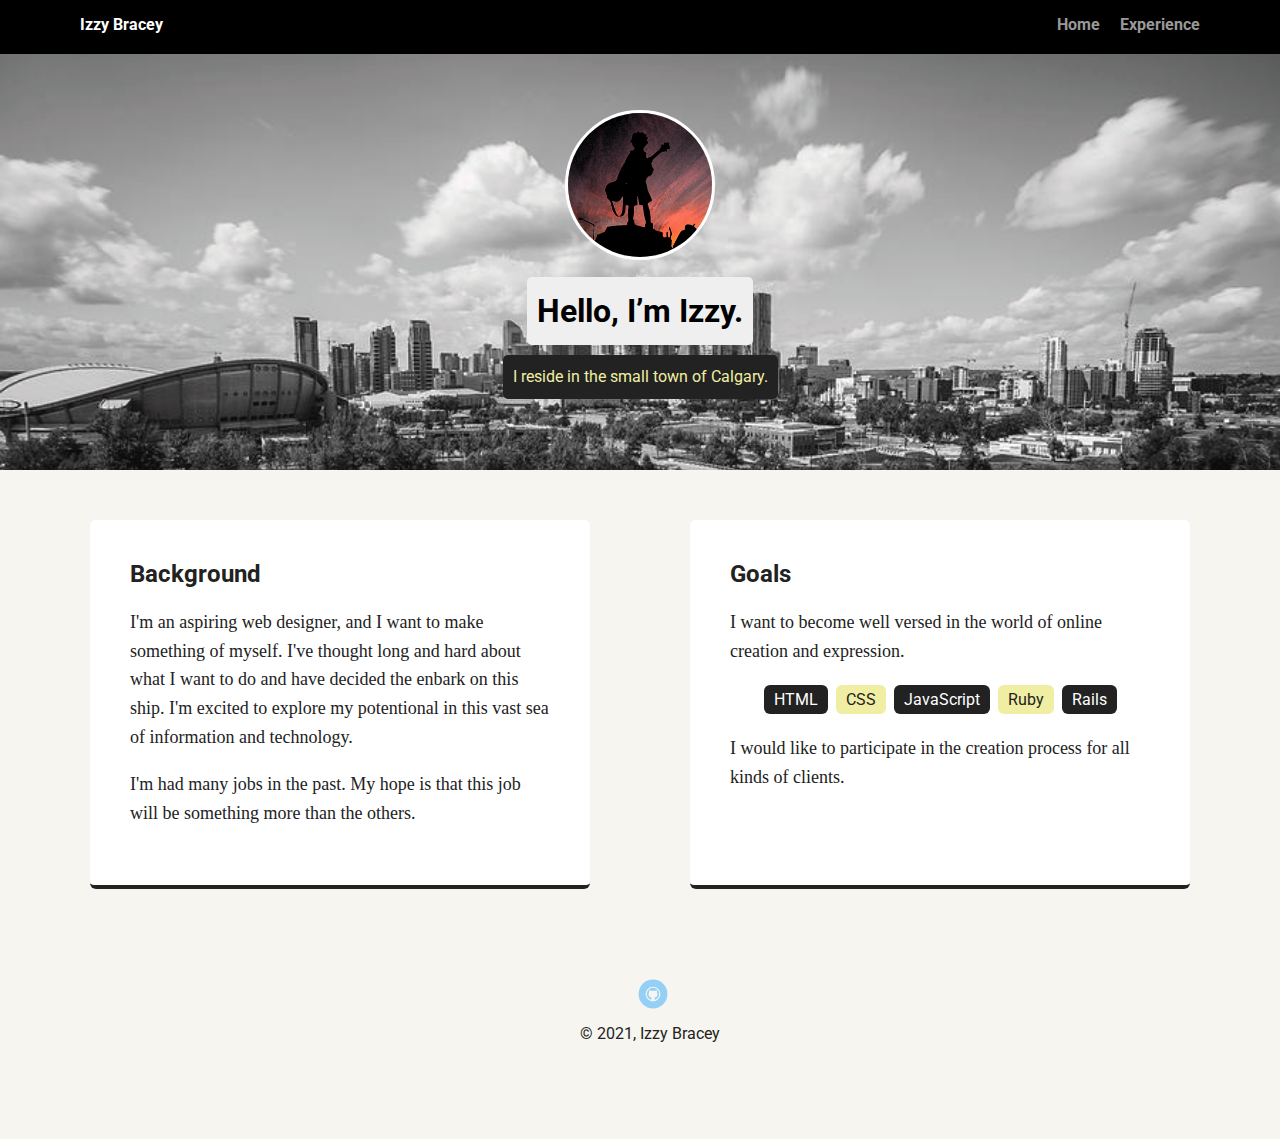
<file: index.html>
<!doctype html>
<html lang="en">
<head>
  <meta charset="utf-8">
  <title>Izzy's Profile</title>
  <meta name="viewport" content="width=device-width, initial-scale=1.0">
  <link rel="stylesheet" href="styles.css">
  <link href="https://fonts.googleapis.com/css?family=Muli%7CRoboto:400,300,500,700,900" rel="stylesheet">
</head>
  <body>

    <div class="main-nav">
        <ul class="nav">
          <li class="name">Izzy Bracey</li>
          <li><a href="index.html">Home</a></li>
          <li><a href="experience.html">Experience</a></li>
        </ul>
    </div>

    <header>
      <img src="images/Naota-sunset.jpg" alt="Profile picture" class="profile-image">
      <h1 class="tag name">Hello, I’m Izzy.</h1>
      <p class="tag location">I reside in the small town of Calgary.</p>
    </header>

    <main class="flex">
      <div class="card">
        <h2>Background</h2>
        <!-- <p>I’m an aspiring web designer who loves everything about the web. I've lived in lots of different places and have worked in lots of different jobs. I’m excited to bring my life experience to the process of building fantastic looking websites.</p>
        <p>I’ve been a professional cook and gardener and am a life-long learner who's always interested in expanding my skills.</p> -->
        <p class="background-text">I'm an aspiring web designer, and I want to make something of myself. I've thought long and hard about what I want to do and have decided the enbark on this ship. I'm excited to explore my potentional in this vast sea of information and technology.</p>
        <p class="background-text">I'm had many jobs in the past. My hope is that this job will be something more than the others.</p>
      </div> 

      <div class="card">
        <h2>Goals</h2>
        <!-- <p>I want to master the process of building web sites and increase my knowledge, skills and abilities in:</p> -->
        <P class="goals-text">I want to become well versed in the world of online creation and expression.</P>

        <ul class="skills">
          <li>HTML</li>
          <li>CSS</li>
          <li>JavaScript</li>
          <li>Ruby</li>
          <li>Rails</li>
        </ul>
        <!-- <p>I’d like to work for a web design firm helping clients create an impressive online presence.</p> -->
        <p class="goals-text">I would like to participate in the creation process for all kinds of clients.</p>

      </div> 

    </main>
    <footer>
      <ul>
        <!-- <li><a href="#" class="social twitter">Twitter</a></li>
        <li><a href="#" class="social linkedin">LinkedIn</a></li> -->
        <li><a href="https://github.com/BraceyOne?tab=repositories" target="_blank" class="social github">Github</a></li>
      </ul>
      <p class="copyright">&copy; 2021, Izzy Bracey</p>
    </footer>
  </body>
  </html>
</file>
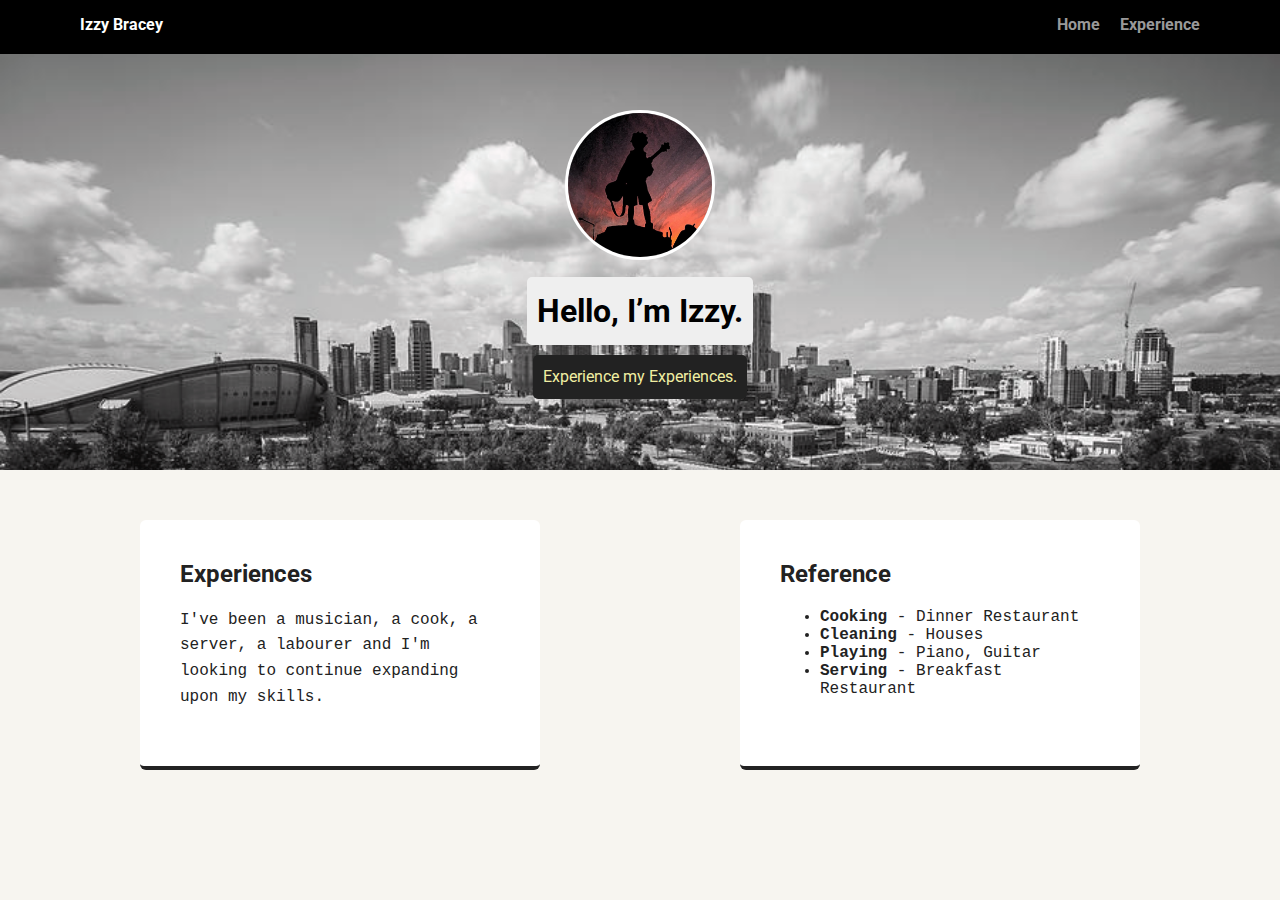
<file: experience.html>
<!doctype html>
<html lang="en">
<head>
  <meta charset="utf-8">
  <title>Izzy's Profile</title>
  <meta name="viewport" content="width=device-width, initial-scale=1.0">
  <link rel="stylesheet" href="styles.css">
  <link href="https://fonts.googleapis.com/css?family=Muli%7CRoboto:400,300,500,700,900" rel="stylesheet">
</head>
  <body>

    <div class="main-nav">
        <ul class="nav">
          <li class="name">Izzy Bracey</li>
          <li><a href="index.html">Home</a></li>
          <li><a href="experience.html">Experience</a></li>
        </ul>
    </div>

    <header>
      <img src="images/Naota-sunset.jpg" alt="Profile picture" class="profile-image">
      <h1 class="tag name">Hello, I’m Izzy.</h1>
      <p class="tag location">Experience my Experiences.</p>
    </header>

  
    <main class="flex">
      <div class="card-experiences">
          <h2>Experiences</h2>
          <p class="experience-text">
            I've been a musician, a cook, a server, a labourer and I'm looking to continue expanding upon my skills.
          </p>
      </div>

      <div class="card-experiences">
          <h2>Reference</h2>
          <ul class="experience-text">
            <li><strong>Cooking</strong> - Dinner Restaurant</li>
            <li><strong>Cleaning</strong> - Houses</li>
            <li><strong>Playing</strong> - Piano, Guitar</li>
            <li><strong>Serving</strong> - Breakfast Restaurant</li>
          </ul>
      </div>

    </main>
</body>
</html>
</file>
<file: styles.css>
/* Global Layout Set-up */
* { 
  box-sizing: border-box;
}
  
body {
  margin: 0;
  padding: 0;
  text-align: center;
  font-family: 'Roboto', sans-serif;
  color: #222;
  background: #f7f5f0;
}
/* Link Styles */

a {
  text-decoration: none;
  color: #999;
}
a:hover {
  color: #6633ff;
}

/* Section Styles */

.main-nav {
  width: 100%;
  background: black;
  min-height: 30px;
  padding: 10px;
  position: fixed;
  text-align: center;
}
.nav {
  display: flex;
  justify-content: space-around;
  font-weight: 700;
  list-style-type: none;
  margin: 0 auto;
  padding: 0;
}

.nav .name {
    display: block;
    margin-right: auto;
    color: white;
}
.nav li {
  padding: 5px 10px 10px 10px;
}
.nav a {
  transition: all .5s;
}
.nav a:hover {
  color: white;
}

header {
  text-align: center;
  background: url('images/calgary-skyline-panorama.jpg') no-repeat top center ;
  background-size: cover;
  overflow: hidden;
  padding-top: 60px;
}
header {
  line-height: 1.5;
}
header .profile-image {
  margin-top: 50px;
  width: 150px;
  height: 150px;
  border-radius: 50%;
  border: 3px solid white;
  transition: all .5s;
}
header .profile-image:hover {
  transform: scale(1.2) rotate(5deg);
}
.tag {
  background-color: #efefef;
  color: black;
  padding: 10px;
  border-radius: 5px;
  display: table;
  margin: 10px auto;
} 
.location {
  background-color: #222;
  color: rgb(240, 238, 163);
}
.card {
  margin: 30px;
  padding: 20px 40px 40px;
  max-width: 500px;
  text-align: left;
  background: #fff;
  border-bottom: 4px solid #222;
  border-radius: 6px;
  transition: all .5s;
}

.card:hover {
  border-color:  rgb(240, 238, 163);
}

.card-experiences {
  margin: 30px;
  padding: 20px 40px 40px;
  max-width: 400px;
  text-align: left;
  background: #fff;
  border-bottom: 4px solid #222;
  border-radius: 6px;
  transition: all .5s;
}

.card-experiences:hover {
  border-color:rgb(240, 238, 163);
}

.background-text {
  font-family: garamond;
  font-size: large;
}

.goals-text {
  font-family: garamond;
  font-size: large;
}

.experience-text {
  font-family: 'Courier New', Courier, monospace;
}

ul.skills {
  padding: 0;
  text-align: center;
}

.skills li {
  border-radius: 6px;
  display: inline-block;
  background: rgb(240, 238, 163);
  color: #222;
  padding: 5px 10px;
  margin: 2px;
}

.skills li:nth-child(odd) {
  background: #222;
  color: white;
}

footer {
  width: 100%;
  min-height: 30px;
  padding: 20px 0 40px 20px;
}

footer .copyright {
  top: -8px;
  font-size: .75em;
}

footer ul {
  list-style-type: none;
  margin: 0;
  padding: 0;
}

footer ul li {
  display: inline-block;
}

a.social {
  display: inline-block;
  text-indent: -9999px;
  margin-left: 5px;
  width: 30px;
  height: 30px;
  background-size: 30px 30px;
  opacity: .4;
  transition: all .5s;
}
a.twitter {
  background-image: url(images/twitter.svg);
}
a.linkedin {
  background-image: url(images/linkedin.svg);
}
a.github {
  background-image: url(images/github.svg);
}
a.social:hover {
  opacity: 1;
}
.clearfix {
  clear: both;
}

/* Styles for larger screens */
@media screen and (min-width: 720px) {
  
  .flex {
      display: -ms-flexbox;      /* TWEENER - IE 10 */
      display: flex; 
      max-width: 1200px;
      -ms-flex-pack: distribute;
      justify-content: space-around;
      margin: 0 auto;
  }

  header {
    min-height: 470px;
  }

  .nav {
    max-width: 1200px;
    padding: 0 30px;
  }


  main {
    padding-top: 20px;
  }

  main p {
    line-height: 1.6em;
  }

  footer {
    font-size: 1.3em;
    max-width: 1200px;
    margin: 40px auto;
  }

}
</file>
